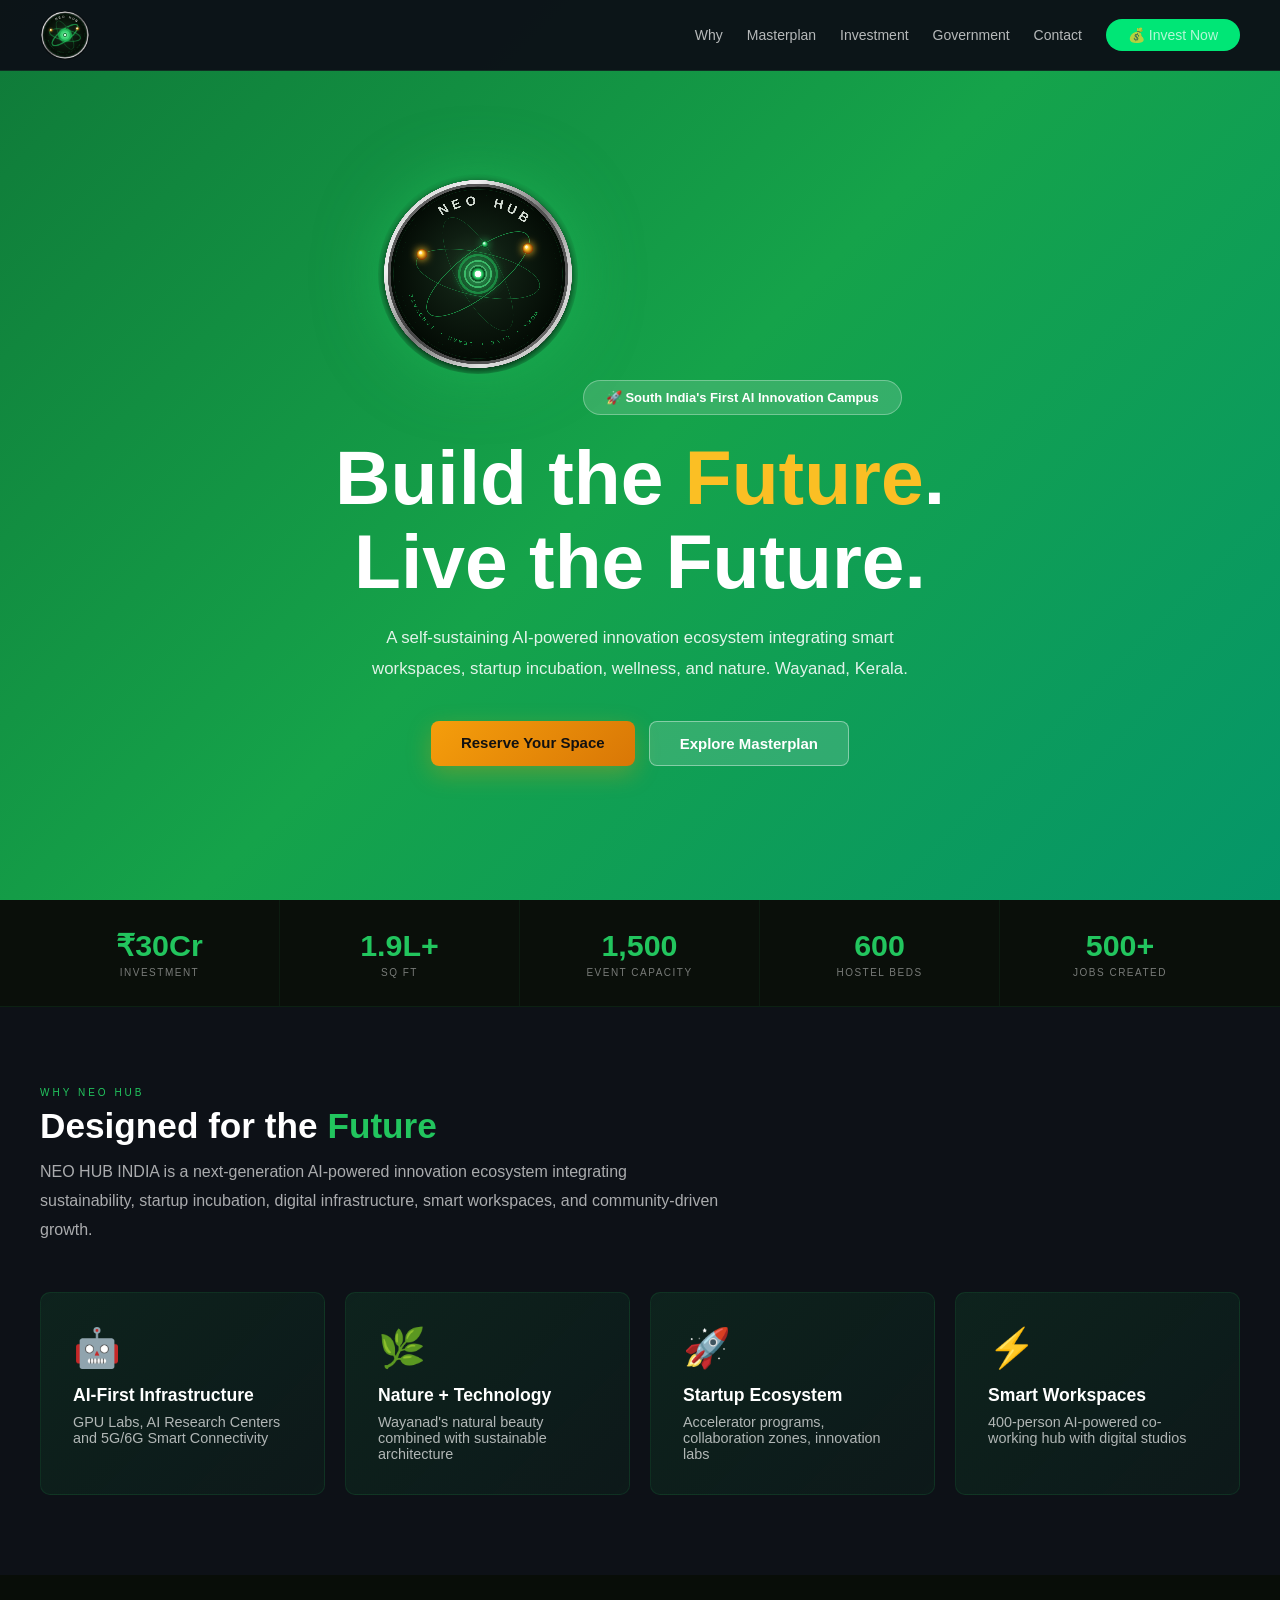
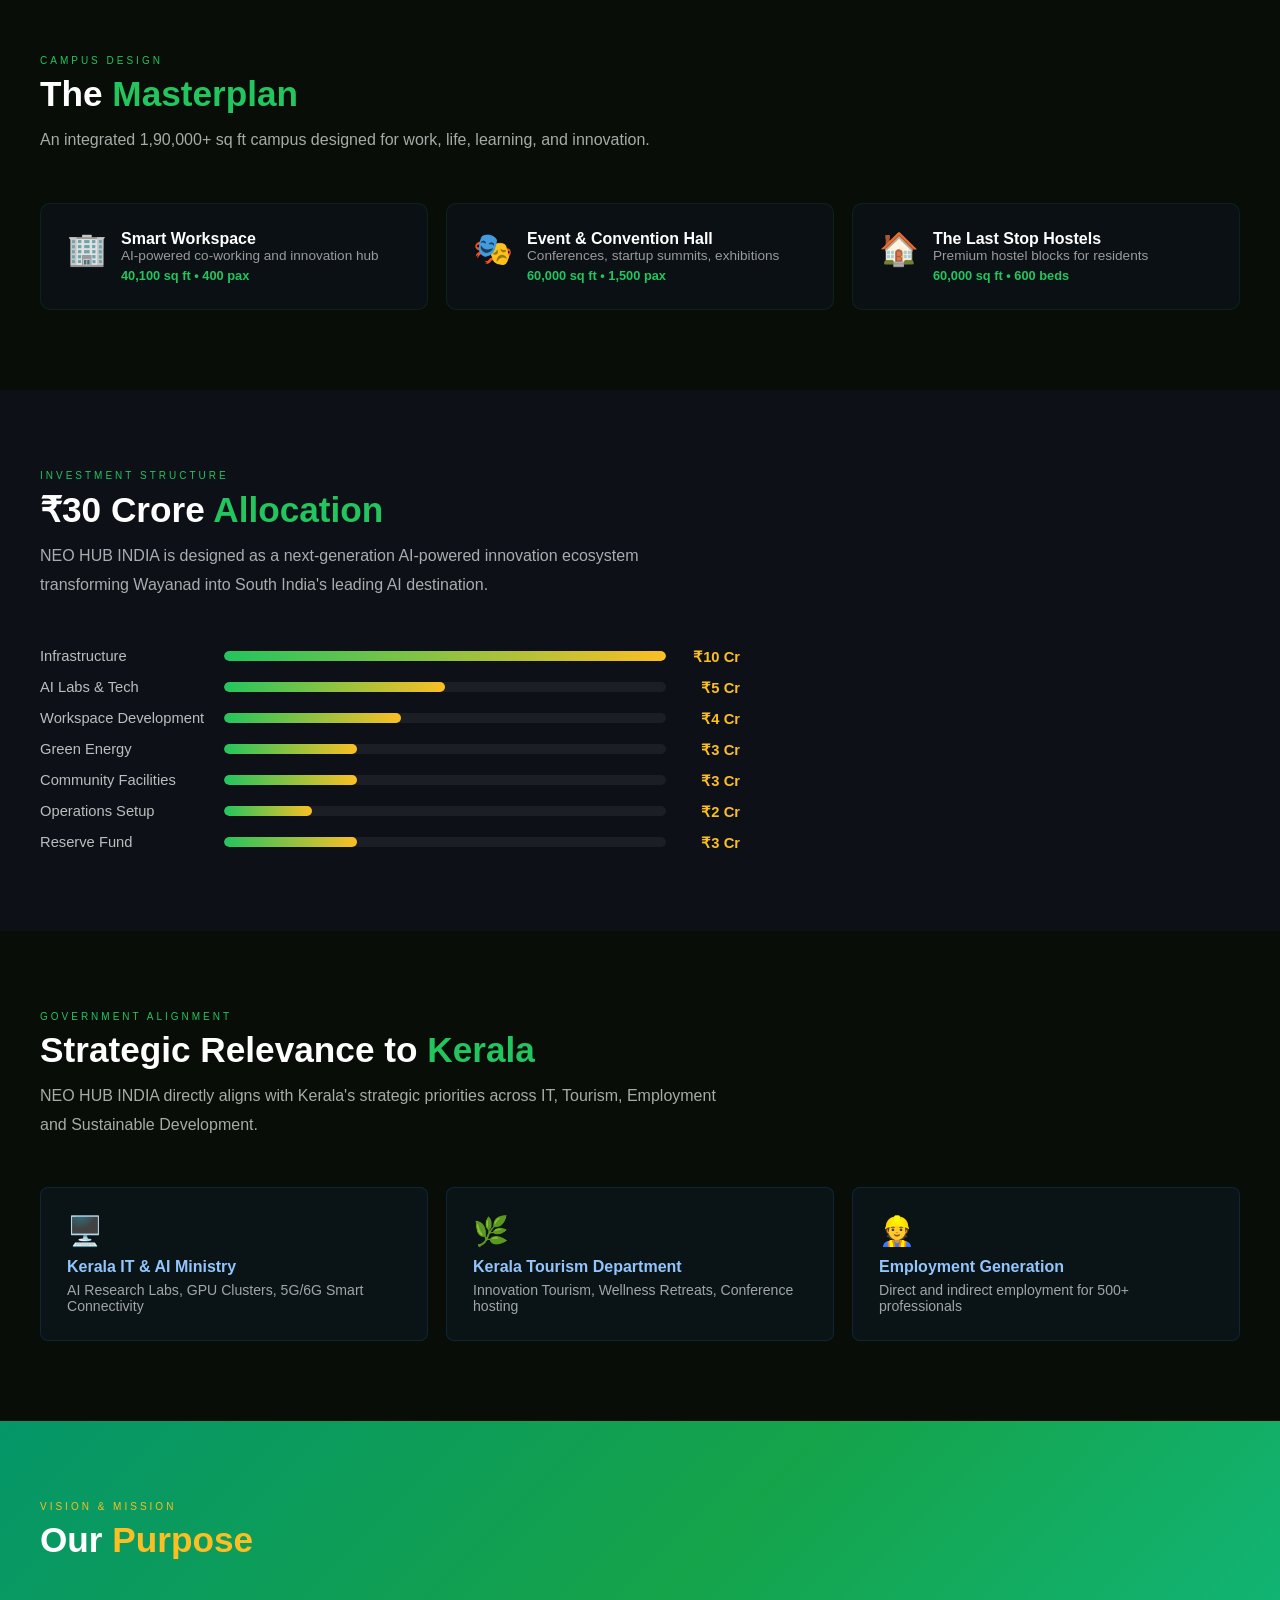
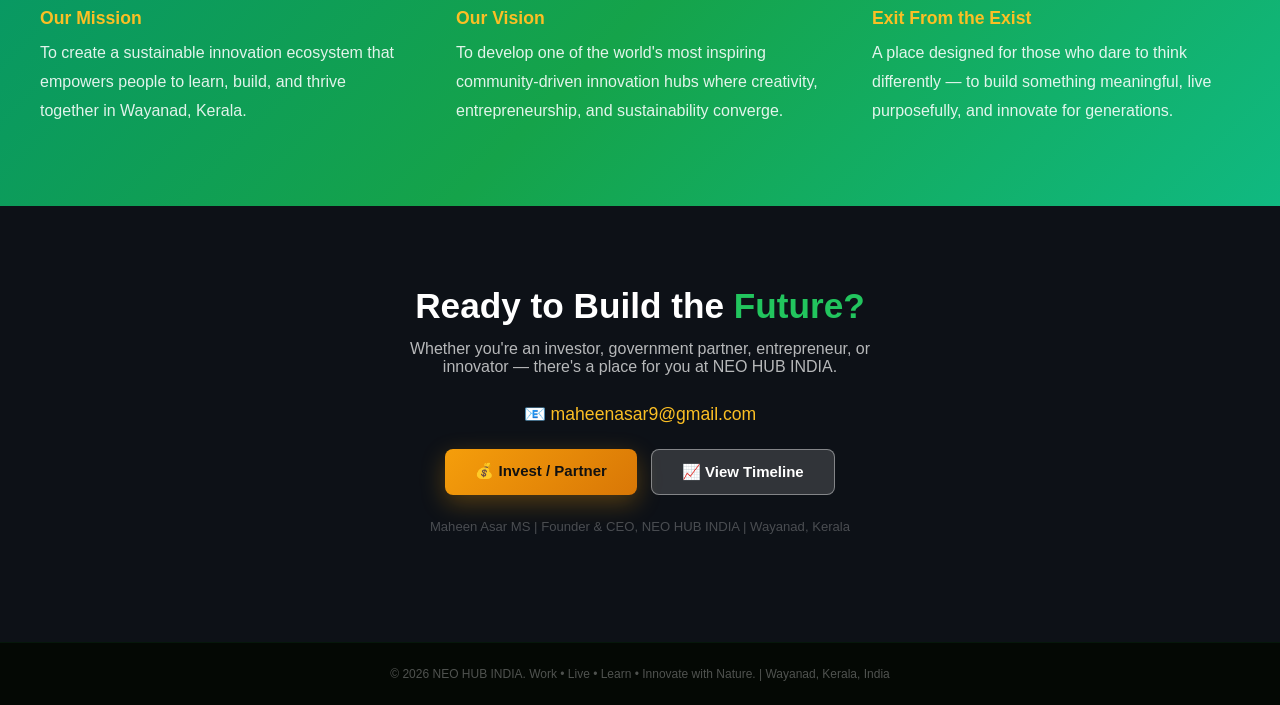
<file: index.html>
<!DOCTYPE html>
<html lang="en">
<head>
<meta charset="UTF-8">
<meta name="viewport" content="width=device-width, initial-scale=1.0">
<title>NEO HUB INDIA — Work. Live. Learn. Innovate.</title>
<style>
*{margin:0;padding:0;box-sizing:border-box;}
html{scroll-behavior:smooth;}
body{font-family:'Segoe UI',Tahoma,sans-serif;background:#0d1117;color:white;overflow-x:hidden;}

nav{position:fixed;top:0;left:0;right:0;z-index:1000;background:rgba(13,17,23,0.97);border-bottom:1px solid rgba(34,197,94,0.15);padding:10px 32px;}
.nav-inner{max-width:1200px;margin:0 auto;display:flex;justify-content:space-between;align-items:center;}
.nav-left{display:flex;align-items:center;gap:12px;}
#navLogo{width:50px;height:50px;border-radius:50%;display:block;} /* Made visible */
.nav-brand{font-size:22px;font-weight:900;color:white;}
.nav-brand span{color:#22c55e;}
.nav-links{display:flex;gap:24px;list-style:none;}
.nav-links a{color:rgba(255,255,255,0.7);text-decoration:none;font-size:14px;font-weight:500;transition:color .3s;}
.nav-links a:hover{color:#22c55e;}
.invest-btn{background:#00e676;color:#0a0f1a;padding:8px 22px;border-radius:40px;font-weight:700;text-decoration:none;transition:all .3s;}
.invest-btn:hover{background:#00c951;transform:scale(1.02);}

.hero{min-height:100vh;display:flex;align-items:center;justify-content:center;background:linear-gradient(135deg,#0f7938,#15a34a,#059669);text-align:center;padding:80px 24px 40px;position:relative;overflow:hidden;}
.hero-inner{max-width:880px;position:relative;z-index:2;}
#heroLogo{width:200px;height:200px;border-radius:50%;margin-bottom:28px;display:inline-block;filter:drop-shadow(0 0 32px rgba(34,197,94,0.5));}
.pill{display:inline-block;background:rgba(255,255,255,0.15);border:1px solid rgba(255,255,255,0.3);padding:9px 22px;border-radius:50px;font-size:13px;font-weight:600;margin-bottom:20px;}
.hero h1{font-size:clamp(2.2rem,7vw,4.8rem);font-weight:900;line-height:1.1;margin-bottom:18px;}
.hero h1 em{color:#fbbf24;font-style:normal;}
.hero p{font-size:1.05rem;color:rgba(255,255,255,0.88);max-width:600px;margin:0 auto 36px;line-height:1.9;}
.btn{padding:13px 30px;border:none;border-radius:8px;font-size:15px;font-weight:700;cursor:pointer;transition:all .3s;text-decoration:none;display:inline-block;}
.btn-gold{background:linear-gradient(135deg,#f59e0b,#d97706);color:#111;box-shadow:0 8px 24px rgba(245,158,11,0.3);}
.btn-gold:hover{transform:translateY(-2px);}
.btn-out{background:rgba(255,255,255,0.15);color:white;border:1.5px solid rgba(255,255,255,0.4);}
.btn-out:hover{background:rgba(255,255,255,0.25);transform:translateY(-2px);}

.stats-bar{background:#0a0f0a;border-bottom:1px solid rgba(34,197,94,0.1);}
.stats-inner{max-width:1200px;margin:0 auto;display:grid;grid-template-columns:repeat(5,1fr);}
.stat{padding:28px 16px;text-align:center;border-right:1px solid rgba(34,197,94,0.08);}
.stat:last-child{border-right:none;}
.stat .n{font-size:1.9rem;font-weight:900;color:#22c55e;}
.stat .l{font-size:10px;color:rgba(255,255,255,0.45);letter-spacing:1.5px;text-transform:uppercase;margin-top:4px;}

.section{padding:80px 32px;}
.section-inner{max-width:1200px;margin:0 auto;}
.s-tag{font-size:10px;letter-spacing:3px;color:#22c55e;text-transform:uppercase;margin-bottom:8px;}
.s-title{font-size:2.2rem;font-weight:900;margin-bottom:12px;}
.s-title span{color:#22c55e;}
.s-sub{color:rgba(255,255,255,0.65);font-size:1rem;margin-bottom:48px;max-width:680px;line-height:1.8;}

.grid4{display:grid;grid-template-columns:repeat(auto-fit,minmax(240px,1fr));gap:20px;}
.fcard{padding:32px;border-radius:10px;background:linear-gradient(135deg,rgba(21,163,74,0.12),rgba(15,163,74,0.06));border:1px solid rgba(34,197,94,0.12);transition:all .3s;}
.fcard:hover{transform:translateY(-4px);border-color:rgba(34,197,94,0.3);}
.fcard .icon{font-size:2.4rem;margin-bottom:14px;display:block;}
.fcard h3{font-size:1.1rem;font-weight:700;margin-bottom:8px;}
.fcard p{color:rgba(255,255,255,0.68);font-size:.9rem;}

.masterplan{padding:80px 32px;background:#080d08;}
.grid3{display:grid;grid-template-columns:repeat(auto-fit,minmax(300px,1fr));gap:18px;margin-top:40px;}
.zcard{padding:26px;border-radius:10px;background:rgba(13,17,23,0.9);border:1px solid rgba(34,197,94,0.1);transition:all .3s;display:flex;gap:14px;}
.zcard:hover{transform:translateX(4px);}
.zcard .zi{font-size:2rem;}
.zcard h3{font-size:1rem;font-weight:700;}
.zcard p{font-size:.85rem;color:rgba(255,255,255,0.58);}
.zcard .cap{font-size:.8rem;color:#22c55e;font-weight:700;margin-top:5px;}

.invest{padding:80px 32px;background:#0d1117;}
.budget-bars{display:flex;flex-direction:column;gap:14px;max-width:700px;}
.bbar{display:flex;align-items:center;gap:14px;}
.bbar .lbl{min-width:170px;font-size:.92rem;color:rgba(255,255,255,0.72);}
.bbar .track{flex:1;height:10px;background:rgba(255,255,255,0.06);border-radius:5px;overflow:hidden;}
.bbar .fill{height:100%;border-radius:5px;background:linear-gradient(90deg,#22c55e,#fbbf24);}
.bbar .val{min-width:60px;text-align:right;font-size:.92rem;font-weight:700;color:#fbbf24;}

.govt{padding:80px 32px;background:#080d08;}
.govt-grid{display:grid;grid-template-columns:repeat(auto-fit,minmax(250px,1fr));gap:18px;margin-top:40px;}
.gc{padding:26px;background:rgba(59,130,246,0.06);border:1px solid rgba(59,130,246,0.15);border-radius:8px;}
.gc:hover{border-color:rgba(59,130,246,0.35);transform:translateY(-4px);}
.gc .ico{font-size:1.8rem;margin-bottom:10px;}
.gc h3{font-size:1rem;font-weight:700;color:#93c5fd;margin-bottom:6px;}
.gc p{font-size:.88rem;color:rgba(255,255,255,0.62);}

.mission{padding:80px 32px;background:linear-gradient(135deg,#059669,#15a34a,#10b981);}
.mission-grid{display:grid;grid-template-columns:repeat(auto-fit,minmax(260px,1fr));gap:48px;margin-top:48px;}
.mission-grid h3{font-size:1.1rem;font-weight:700;color:#fbbf24;margin-bottom:10px;}
.mission-grid p{color:rgba(255,255,255,0.88);line-height:1.8;}

.cta-sec{padding:80px 32px;text-align:center;background:#0d1117;}
.cta-sec h2{font-size:2.2rem;font-weight:900;margin-bottom:14px;}
.cta-sec h2 span{color:#22c55e;}
.cta-sec p{color:rgba(255,255,255,0.7);max-width:520px;margin:0 auto 28px;}
.cta-sec .email{display:block;color:#fbbf24;font-size:1.1rem;margin-bottom:24px;text-decoration:none;}

footer{background:#040804;color:rgba(255,255,255,0.3);padding:24px 32px;text-align:center;border-top:1px solid rgba(34,197,94,0.08);font-size:12px;}

@media(max-width:768px){
  .stats-inner{grid-template-columns:1fr 1fr;}
  .stat:nth-child(5){grid-column:1/-1;}
  .section,.masterplan,.invest,.govt,.mission,.cta-sec{padding:56px 20px;}
  .s-title{font-size:1.7rem;}
  #heroLogo{width:150px;height:150px;}
  .hero h1{font-size:2rem;}
  #navLogo{width:40px;height:40px;}
}
</style>
</head>
<body>

<nav>
  <div class="nav-inner">
    <div class="nav-left">
      <canvas id="navLogo" width="80" height="80"></canvas>
      <!-- REMOVED duplicate "NEO HUB" text - only canvas logo now -->
    </div>
    <ul class="nav-links">
      <li><a href="#why">Why</a></li>
      <li><a href="#masterplan">Masterplan</a></li>
      <li><a href="#investment">Investment</a></li>
      <li><a href="#government">Government</a></li>
      <li><a href="#contact">Contact</a></li>
      <li><a href="investment.html" class="invest-btn">💰 Invest Now</a></li>
    </ul>
  </div>
</nav>

<section class="hero">
  <div class="hero-inner">
    <canvas id="heroLogo" width="600" height="600"></canvas>
    <div class="pill">🚀 South India's First AI Innovation Campus</div>
    <h1>Build the <em>Future</em>.<br>Live the Future.</h1>
    <p>A self-sustaining AI-powered innovation ecosystem integrating smart workspaces, startup incubation, wellness, and nature. Wayanad, Kerala.</p>
    <div class="ctas" style="display:flex;gap:14px;justify-content:center;flex-wrap:wrap;">
      <a href="#contact" class="btn btn-gold">Reserve Your Space</a>
      <a href="#masterplan" class="btn btn-out">Explore Masterplan</a>
    </div>
  </div>
</section>

<div class="stats-bar">
  <div class="stats-inner">
    <div class="stat"><div class="n">₹30Cr</div><div class="l">Investment</div></div>
    <div class="stat"><div class="n">1.9L+</div><div class="l">Sq Ft</div></div>
    <div class="stat"><div class="n">1,500</div><div class="l">Event Capacity</div></div>
    <div class="stat"><div class="n">600</div><div class="l">Hostel Beds</div></div>
    <div class="stat"><div class="n">500+</div><div class="l">Jobs Created</div></div>
  </div>
</div>

<section class="section" id="why">
  <div class="section-inner">
    <div class="s-tag">Why NEO HUB</div>
    <h2 class="s-title">Designed for the <span>Future</span></h2>
    <p class="s-sub">NEO HUB INDIA is a next-generation AI-powered innovation ecosystem integrating sustainability, startup incubation, digital infrastructure, smart workspaces, and community-driven growth.</p>
    <div class="grid4">
      <div class="fcard"><span class="icon">🤖</span><h3>AI-First Infrastructure</h3><p>GPU Labs, AI Research Centers and 5G/6G Smart Connectivity</p></div>
      <div class="fcard"><span class="icon">🌿</span><h3>Nature + Technology</h3><p>Wayanad's natural beauty combined with sustainable architecture</p></div>
      <div class="fcard"><span class="icon">🚀</span><h3>Startup Ecosystem</h3><p>Accelerator programs, collaboration zones, innovation labs</p></div>
      <div class="fcard"><span class="icon">⚡</span><h3>Smart Workspaces</h3><p>400-person AI-powered co-working hub with digital studios</p></div>
    </div>
  </div>
</section>

<section class="masterplan" id="masterplan">
  <div class="section-inner">
    <div class="s-tag">Campus Design</div>
    <h2 class="s-title">The <span>Masterplan</span></h2>
    <p class="s-sub">An integrated 1,90,000+ sq ft campus designed for work, life, learning, and innovation.</p>
    <div class="grid3">
      <div class="zcard"><div class="zi">🏢</div><div><h3>Smart Workspace</h3><p>AI-powered co-working and innovation hub</p><div class="cap">40,100 sq ft • 400 pax</div></div></div>
      <div class="zcard"><div class="zi">🎭</div><div><h3>Event & Convention Hall</h3><p>Conferences, startup summits, exhibitions</p><div class="cap">60,000 sq ft • 1,500 pax</div></div></div>
      <div class="zcard"><div class="zi">🏠</div><div><h3>The Last Stop Hostels</h3><p>Premium hostel blocks for residents</p><div class="cap">60,000 sq ft • 600 beds</div></div></div>
    </div>
  </div>
</section>

<section class="invest" id="investment">
  <div class="section-inner">
    <div class="s-tag">Investment Structure</div>
    <h2 class="s-title">₹30 Crore <span>Allocation</span></h2>
    <p class="s-sub">NEO HUB INDIA is designed as a next-generation AI-powered innovation ecosystem transforming Wayanad into South India's leading AI destination.</p>
    <div class="budget-bars">
      <div class="bbar"><div class="lbl">Infrastructure</div><div class="track"><div class="fill" style="width:100%"></div></div><div class="val">₹10 Cr</div></div>
      <div class="bbar"><div class="lbl">AI Labs & Tech</div><div class="track"><div class="fill" style="width:50%"></div></div><div class="val">₹5 Cr</div></div>
      <div class="bbar"><div class="lbl">Workspace Development</div><div class="track"><div class="fill" style="width:40%"></div></div><div class="val">₹4 Cr</div></div>
      <div class="bbar"><div class="lbl">Green Energy</div><div class="track"><div class="fill" style="width:30%"></div></div><div class="val">₹3 Cr</div></div>
      <div class="bbar"><div class="lbl">Community Facilities</div><div class="track"><div class="fill" style="width:30%"></div></div><div class="val">₹3 Cr</div></div>
      <div class="bbar"><div class="lbl">Operations Setup</div><div class="track"><div class="fill" style="width:20%"></div></div><div class="val">₹2 Cr</div></div>
      <div class="bbar"><div class="lbl">Reserve Fund</div><div class="track"><div class="fill" style="width:30%"></div></div><div class="val">₹3 Cr</div></div>
    </div>
  </div>
</section>

<section class="govt" id="government">
  <div class="section-inner">
    <div class="s-tag">Government Alignment</div>
    <h2 class="s-title">Strategic Relevance to <span>Kerala</span></h2>
    <p class="s-sub">NEO HUB INDIA directly aligns with Kerala's strategic priorities across IT, Tourism, Employment and Sustainable Development.</p>
    <div class="govt-grid">
      <div class="gc"><div class="ico">🖥️</div><h3>Kerala IT & AI Ministry</h3><p>AI Research Labs, GPU Clusters, 5G/6G Smart Connectivity</p></div>
      <div class="gc"><div class="ico">🌿</div><h3>Kerala Tourism Department</h3><p>Innovation Tourism, Wellness Retreats, Conference hosting</p></div>
      <div class="gc"><div class="ico">👷</div><h3>Employment Generation</h3><p>Direct and indirect employment for 500+ professionals</p></div>
    </div>
  </div>
</section>

<section class="mission" id="mission">
  <div class="section-inner">
    <div class="s-tag" style="color:#fbbf24;">Vision & Mission</div>
    <h2 class="s-title" style="color:white;">Our <span style="color:#fbbf24;">Purpose</span></h2>
    <div class="mission-grid">
      <div><h3>Our Mission</h3><p>To create a sustainable innovation ecosystem that empowers people to learn, build, and thrive together in Wayanad, Kerala.</p></div>
      <div><h3>Our Vision</h3><p>To develop one of the world's most inspiring community-driven innovation hubs where creativity, entrepreneurship, and sustainability converge.</p></div>
      <div><h3>Exit From the Exist</h3><p>A place designed for those who dare to think differently — to build something meaningful, live purposefully, and innovate for generations.</p></div>
    </div>
  </div>
</section>

<section class="cta-sec" id="contact">
  <h2>Ready to Build the <span>Future?</span></h2>
  <p>Whether you're an investor, government partner, entrepreneur, or innovator — there's a place for you at NEO HUB INDIA.</p>
  <a class="email" href="mailto:maheenasar9@gmail.com">📧 maheenasar9@gmail.com</a>
  <div class="ctas" style="display:flex;gap:14px;justify-content:center;flex-wrap:wrap;">
    <a href="mailto:maheenasar9@gmail.com" class="btn btn-gold">💰 Invest / Partner</a>
    <a href="investment.html" class="btn btn-out">📈 View Timeline</a>
  </div>
  <p style="margin-top:24px;font-size:.82rem;color:rgba(255,255,255,0.25);">Maheen Asar MS | Founder & CEO, NEO HUB INDIA | Wayanad, Kerala</p>
</section>

<footer>&copy; 2026 NEO HUB INDIA. Work • Live • Learn • Innovate with Nature. | Wayanad, Kerala, India</footer>

<script>
function drawBadge(cv, t) {
  var ctx = cv.getContext('2d');
  var S = cv.width, cx = S/2, cy = S/2, R = S*0.47;
  ctx.clearRect(0,0,S,S);
  ctx.save();
  ctx.shadowColor = 'rgba(0,0,0,0.8)';
  ctx.shadowBlur = S*0.05;
  ctx.shadowOffsetY = S*0.015;
  ctx.beginPath();
  ctx.arc(cx,cy,R,0,Math.PI*2);
  ctx.fillStyle = '#000';
  ctx.fill();
  ctx.restore();
  var rim = ctx.createLinearGradient(cx-R,cy-R,cx+R,cy+R);
  rim.addColorStop(0,'#c0c0c0');
  rim.addColorStop(0.25,'#f0f0f0');
  rim.addColorStop(0.5,'#777');
  rim.addColorStop(0.75,'#e0e0e0');
  rim.addColorStop(1,'#aaa');
  ctx.beginPath();
  ctx.arc(cx,cy,R,0,Math.PI*2);
  ctx.fillStyle = rim;
  ctx.fill();
  var rim2 = ctx.createLinearGradient(cx+R,cy-R,cx-R,cy+R);
  rim2.addColorStop(0,'#444');
  rim2.addColorStop(0.5,'#666');
  rim2.addColorStop(1,'#333');
  ctx.beginPath();
  ctx.arc(cx,cy,R*0.96,0,Math.PI*2);
  ctx.fillStyle = rim2;
  ctx.fill();
  var bg = ctx.createRadialGradient(cx-S*0.03,cy-S*0.05,S*0.01,cx,cy,R*0.94);
  bg.addColorStop(0,'#1c3320');
  bg.addColorStop(0.4,'#0f1e12');
  bg.addColorStop(1,'#030a04');
  ctx.beginPath();
  ctx.arc(cx,cy,R*0.93,0,Math.PI*2);
  ctx.fillStyle = bg;
  ctx.fill();
  ctx.save();
  ctx.beginPath();
  ctx.arc(cx,cy,R*0.93,0,Math.PI*2);
  ctx.clip();
  ctx.beginPath();
  ctx.arc(cx,cy,R*0.9,0,Math.PI*2);
  ctx.strokeStyle = 'rgba(34,197,94,0.18)';
  ctx.lineWidth = 1;
  ctx.stroke();
  ctx.setLineDash([3,12]);
  ctx.beginPath();
  ctx.arc(cx,cy,R*0.84,0,Math.PI*2);
  ctx.strokeStyle = 'rgba(34,197,94,0.13)';
  ctx.lineWidth = 1;
  ctx.stroke();
  ctx.setLineDash([]);
  var orbs = [[-38,0.65,2],[12,0.45,1.6],[62,0.28,1.2]];
  for(var i=0;i<orbs.length;i++){
    ctx.save();
    ctx.translate(cx,cy);
    ctx.rotate(orbs[i][0]*Math.PI/180);
    ctx.beginPath();
    ctx.ellipse(0,0,R*0.67,R*0.23,0,0,Math.PI*2);
    ctx.strokeStyle = 'rgba(34,197,94,'+orbs[i][1]+')';
    ctx.lineWidth = orbs[i][2];
    ctx.stroke();
    ctx.restore();
  }
  ctx.beginPath();
  ctx.moveTo(cx-R*0.7,cy);
  ctx.lineTo(cx+R*0.7,cy);
  ctx.strokeStyle = 'rgba(34,197,94,0.18)';
  ctx.lineWidth = 1;
  ctx.stroke();
  var au = [[0.32,0.2],[0.25,0.15],[0.18,0.1]];
  for(var i=0;i<au.length;i++){
    var a = ctx.createRadialGradient(cx,cy,0,cx,cy,R*au[i][0]);
    a.addColorStop(0,'rgba(34,197,94,'+au[i][1]+')');
    a.addColorStop(1,'rgba(34,197,94,0)');
    ctx.beginPath();
    ctx.arc(cx,cy,R*au[i][0],0,Math.PI*2);
    ctx.fillStyle = a;
    ctx.fill();
  }
  var rgs = [[0.2,7,'rgba(34,197,94,0.5)'],[0.14,5,'rgba(74,222,128,0.7)'],[0.09,3,'rgba(134,239,172,0.5)']];
  for(var i=0;i<rgs.length;i++){
    ctx.save();
    ctx.shadowColor = '#22c55e';
    ctx.shadowBlur = S*0.03;
    ctx.beginPath();
    ctx.arc(cx,cy,R*rgs[i][0],0,Math.PI*2);
    ctx.strokeStyle = rgs[i][2];
    ctx.lineWidth = rgs[i][1];
    ctx.stroke();
    ctx.restore();
  }
  var nuc = ctx.createRadialGradient(cx,cy,1,cx,cy,R*0.077);
  nuc.addColorStop(0,'#fff');
  nuc.addColorStop(0.2,'#d4ffd4');
  nuc.addColorStop(0.6,'#22c55e');
  nuc.addColorStop(1,'#052e12');
  ctx.save();
  ctx.shadowColor = '#4ade80';
  ctx.shadowBlur = S*0.05;
  ctx.beginPath();
  ctx.arc(cx,cy,R*0.077,0,Math.PI*2);
  ctx.fillStyle = nuc;
  ctx.fill();
  ctx.restore();
  ctx.beginPath();
  ctx.arc(cx,cy,R*0.036,0,Math.PI*2);
  ctx.fillStyle = 'rgba(255,255,255,0.95)';
  ctx.fill();
  var rx = R*0.67, ry = R*0.23;
  var od = [[t,-38*Math.PI/180,true,S*0.027],[t*0.7+Math.PI,12*Math.PI/180,true,S*0.027],[t*0.5+Math.PI*1.3,62*Math.PI/180,false,S*0.017]];
  for(var i=0;i<od.length;i++){
    var angle = od[i][0], tilt = od[i][1], isGold = od[i][2], r = od[i][3];
    var x = cx + rx*Math.cos(angle)*Math.cos(tilt) - ry*Math.sin(angle)*Math.sin(tilt);
    var y = cy + rx*Math.cos(angle)*Math.sin(tilt) + ry*Math.sin(angle)*Math.cos(tilt);
    ctx.save();
    ctx.shadowColor = isGold ? '#fbbf24' : '#22c55e';
    ctx.shadowBlur = S*0.04;
    var g = ctx.createRadialGradient(x-r*0.3,y-r*0.35,1,x,y,r);
    if(isGold){
      g.addColorStop(0,'#fffbe0');
      g.addColorStop(0.4,'#fbbf24');
      g.addColorStop(1,'#7c2d00');
    } else {
      g.addColorStop(0,'#d1fae5');
      g.addColorStop(0.5,'#22c55e');
      g.addColorStop(1,'#052e12');
    }
    ctx.beginPath();
    ctx.arc(x,y,r,0,Math.PI*2);
    ctx.fillStyle = g;
    ctx.fill();
    ctx.beginPath();
    ctx.arc(x-r*0.25,y-r*0.28,r*0.3,0,Math.PI*2);
    ctx.fillStyle = isGold ? 'rgba(255,251,224,0.55)' : 'rgba(209,250,229,0.6)';
    ctx.fill();
    ctx.restore();
  }
  ctx.font = '900 ' + Math.round(S*0.065) + 'px "Segoe UI",Arial,sans-serif';
  ctx.fillStyle = 'rgba(220,230,220,0.95)';
  ctx.shadowColor = 'rgba(0,0,0,0.5)';
  ctx.shadowBlur = 4;
  var txt = 'NEO HUB', arcR = R*0.73, total = txt.length*0.185, start = -Math.PI/2 - total/2;
  for(var i=0;i<txt.length;i++){
    var a = start + i*0.195 + 0.09;
    ctx.save();
    ctx.translate(cx + arcR*Math.cos(a), cy + arcR*Math.sin(a));
    ctx.rotate(a + Math.PI/2);
    ctx.fillText(txt[i],0,0);
    ctx.restore();
  }
  ctx.font = '500 ' + Math.round(S*0.023) + 'px "Segoe UI",Arial,sans-serif';
  ctx.fillStyle = 'rgba(34,197,94,0.8)';
  ctx.shadowBlur = 0;
  var tag = 'WORK • LIVE • LEARN • INNOVATE', tagR = R*0.73, tT = tag.length*0.076, tS = Math.PI/2 - tT/2 + 0.14;
  for(var i=0;i<tag.length;i++){
    var a = tS + i*0.077;
    ctx.save();
    ctx.translate(cx + tagR*Math.cos(a), cy + tagR*Math.sin(a));
    ctx.rotate(a - Math.PI/2 + Math.PI);
    ctx.fillText(tag[i],0,0);
    ctx.restore();
  }
  ctx.restore();
}

var t = 0;
function animate() {
  requestAnimationFrame(animate);
  t += 0.008;
  drawBadge(document.getElementById('heroLogo'), t);
  drawBadge(document.getElementById('navLogo'), t);
}
animate();
</script>
</body>
</html>
</file>
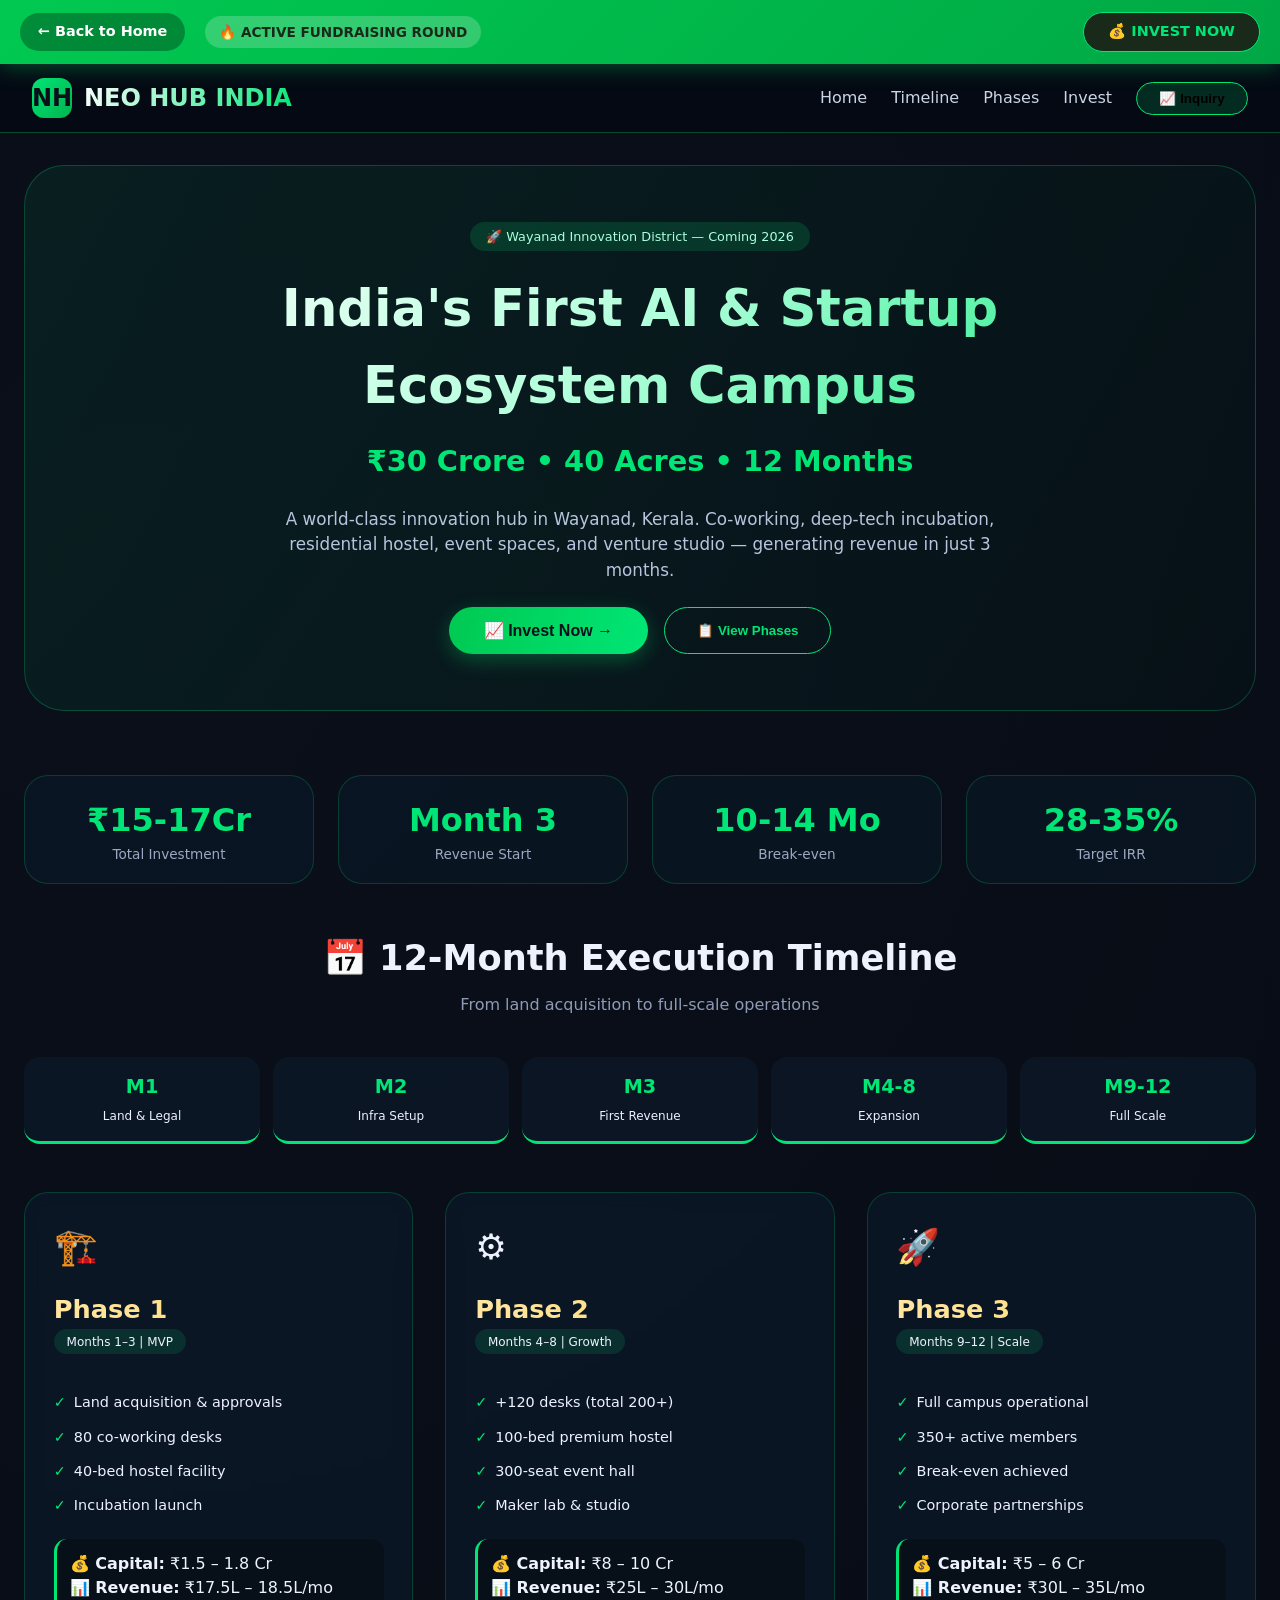
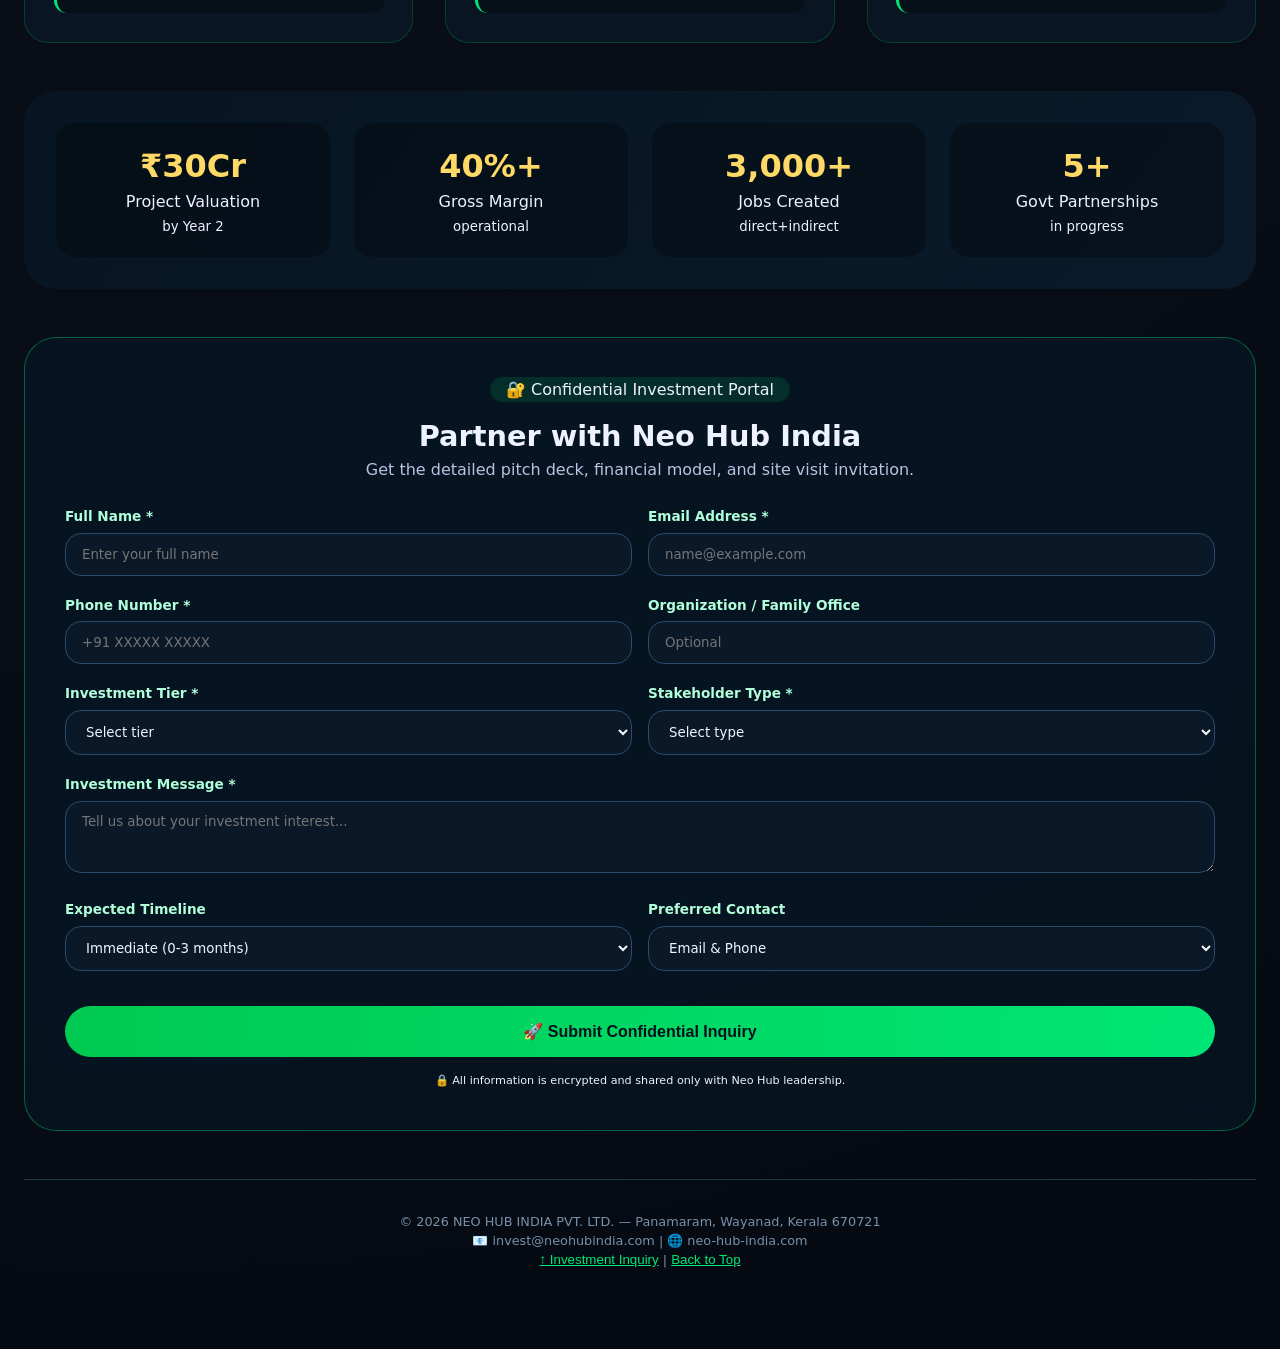
<file: investment.html>
<!DOCTYPE html>
<html lang="en">
<head>
    <meta charset="UTF-8">
    <meta name="viewport" content="width=device-width, initial-scale=1.0, viewport-fit=cover">
    <title>NEO HUB INDIA | Investment Timeline — Wayanad Innovation Campus</title>
    <style>
        * {
            margin: 0;
            padding: 0;
            box-sizing: border-box;
        }

        body {
            font-family: 'Inter', system-ui, 'Segoe UI', -apple-system, BlinkMacSystemFont, sans-serif;
            background: radial-gradient(circle at 10% 20%, #0a0f1a, #050a12);
            color: #eef2ff;
            line-height: 1.5;
            scroll-behavior: smooth;
        }

        ::-webkit-scrollbar {
            width: 8px;
        }
        ::-webkit-scrollbar-track {
            background: #0a0f1a;
        }
        ::-webkit-scrollbar-thumb {
            background: #00e676;
            border-radius: 10px;
        }

        /* Top Investment Bar - Sticky */
        .investment-top-bar {
            position: sticky;
            top: 0;
            z-index: 1100;
            background: linear-gradient(135deg, #00c951, #00a845);
            padding: 12px 20px;
            display: flex;
            justify-content: space-between;
            align-items: center;
            flex-wrap: wrap;
            gap: 15px;
            box-shadow: 0 4px 20px rgba(0, 217, 102, 0.3);
        }

        .investment-bar-left {
            display: flex;
            align-items: center;
            gap: 20px;
            flex-wrap: wrap;
        }

        .back-home-btn {
            background: rgba(0, 0, 0, 0.3);
            color: white;
            padding: 8px 18px;
            border-radius: 40px;
            text-decoration: none;
            font-size: 0.9rem;
            font-weight: 600;
            transition: all 0.2s;
            display: inline-flex;
            align-items: center;
            gap: 8px;
        }

        .back-home-btn:hover {
            background: rgba(0, 0, 0, 0.5);
            transform: scale(1.02);
        }

        .investment-badge {
            background: rgba(255, 255, 255, 0.2);
            padding: 6px 14px;
            border-radius: 40px;
            font-size: 0.85rem;
            font-weight: 600;
            color: #1a2a1a;
        }

        .investment-bar-right {
            display: flex;
            gap: 12px;
        }

        .top-invest-btn {
            background: #1a2a1a;
            color: #00e676;
            padding: 8px 24px;
            border-radius: 40px;
            text-decoration: none;
            font-weight: 700;
            font-size: 0.9rem;
            transition: all 0.2s;
            border: 1px solid #00e676;
        }

        .top-invest-btn:hover {
            background: #00e676;
            color: #0a0f1a;
            transform: scale(1.02);
        }

        .navbar {
            background: rgba(5, 10, 20, 0.95);
            backdrop-filter: blur(16px);
            border-bottom: 1px solid rgba(0, 230, 118, 0.3);
            padding: 0.9rem 2rem;
            display: flex;
            justify-content: space-between;
            align-items: center;
            flex-wrap: wrap;
            gap: 1rem;
        }

        .logo {
            display: flex;
            align-items: center;
            gap: 12px;
        }

        .logo-icon {
            width: 40px;
            height: 40px;
            background: linear-gradient(135deg, #00e676, #00b34e);
            border-radius: 12px;
            display: flex;
            align-items: center;
            justify-content: center;
            font-size: 1.5rem;
            font-weight: 800;
            color: #0a0f1a;
        }

        .logo-text {
            font-size: 1.5rem;
            font-weight: 700;
            background: linear-gradient(120deg, #ffffff, #00e676);
            -webkit-background-clip: text;
            background-clip: text;
            color: transparent;
        }

        .nav-links {
            display: flex;
            gap: 1.5rem;
            align-items: center;
        }

        .nav-link {
            color: #cbd5e6;
            text-decoration: none;
            font-weight: 500;
            transition: color 0.2s;
            cursor: pointer;
        }

        .nav-link:hover {
            color: #00e676;
        }

        .nav-cta {
            background: rgba(0, 230, 118, 0.15);
            border: 1.5px solid #00e676;
            padding: 0.5rem 1.4rem;
            border-radius: 40px;
            font-weight: 600;
            cursor: pointer;
            transition: all 0.25s;
        }

        .nav-cta:hover {
            background: #00e676;
            color: #0a0f1a;
        }

        .container {
            max-width: 1280px;
            margin: 0 auto;
            padding: 2rem 1.5rem 3rem;
        }

        .hero {
            background: linear-gradient(125deg, rgba(0, 230, 118, 0.08), rgba(0, 80, 50, 0.05));
            border-radius: 2.5rem;
            border: 1px solid rgba(0, 230, 118, 0.25);
            padding: 3.5rem 2rem;
            text-align: center;
            margin-bottom: 4rem;
        }

        .hero-badge {
            background: rgba(0, 230, 118, 0.15);
            border-radius: 40px;
            padding: 0.3rem 1rem;
            display: inline-block;
            font-size: 0.8rem;
            font-weight: 500;
            margin-bottom: 1.2rem;
            color: #aaffdd;
        }

        .hero h1 {
            font-size: 3.2rem;
            font-weight: 800;
            background: linear-gradient(135deg, #ffffff, #b0ffda, #00e676);
            -webkit-background-clip: text;
            background-clip: text;
            color: transparent;
            margin-bottom: 1rem;
        }

        .hero-highlight {
            font-size: 1.8rem;
            color: #00e676;
            font-weight: 600;
            margin-bottom: 1rem;
        }

        .hero-desc {
            max-width: 720px;
            margin: 1.5rem auto;
            color: #b8c4dd;
            font-size: 1.05rem;
        }

        .btn-primary {
            background: linear-gradient(105deg, #00c951, #00e676);
            border: none;
            padding: 0.9rem 2.2rem;
            border-radius: 60px;
            font-weight: 700;
            font-size: 1rem;
            color: #07111e;
            cursor: pointer;
            transition: transform 0.2s;
            box-shadow: 0 6px 20px rgba(0, 217, 102, 0.3);
            display: inline-flex;
            align-items: center;
            gap: 10px;
        }

        .btn-primary:hover {
            transform: translateY(-3px);
            box-shadow: 0 12px 30px rgba(0, 217, 102, 0.5);
        }

        .btn-outline {
            background: transparent;
            border: 1.5px solid #00e676;
            padding: 0.9rem 2rem;
            border-radius: 60px;
            font-weight: 600;
            color: #00e676;
            cursor: pointer;
            transition: all 0.2s;
        }

        .btn-outline:hover {
            background: #00e67620;
            transform: translateY(-2px);
        }

        .stats-row {
            display: grid;
            grid-template-columns: repeat(auto-fit, minmax(150px, 1fr));
            gap: 1.5rem;
            margin: 3rem 0;
            text-align: center;
        }

        .stat-item {
            background: rgba(10, 25, 40, 0.6);
            border-radius: 1.5rem;
            padding: 1.2rem;
            border: 1px solid rgba(0, 230, 118, 0.2);
        }

        .stat-number {
            font-size: 2rem;
            font-weight: 800;
            color: #00e676;
        }

        .stat-label {
            font-size: 0.85rem;
            color: #9aa9c1;
        }

        .section-title {
            text-align: center;
            font-size: 2.2rem;
            font-weight: 700;
            margin-bottom: 0.5rem;
        }

        .section-sub {
            text-align: center;
            color: #8f9bb5;
            margin-bottom: 2.5rem;
        }

        .timeline-grid {
            display: flex;
            justify-content: space-between;
            flex-wrap: wrap;
            gap: 0.8rem;
            margin: 2rem 0 3rem;
        }

        .timeline-node {
            flex: 1;
            min-width: 80px;
            text-align: center;
            background: rgba(15, 30, 48, 0.5);
            border-radius: 1rem;
            padding: 1rem 0.5rem;
            border-bottom: 3px solid #00e676;
        }

        .timeline-month {
            font-size: 1.2rem;
            font-weight: 800;
            color: #00e676;
        }

        .timeline-label {
            font-size: 0.75rem;
            margin-top: 0.3rem;
        }

        .cards-grid {
            display: grid;
            grid-template-columns: repeat(auto-fit, minmax(300px, 1fr));
            gap: 2rem;
            margin: 3rem 0;
        }

        .card {
            background: rgba(12, 26, 42, 0.7);
            backdrop-filter: blur(8px);
            border-radius: 1.5rem;
            padding: 1.8rem;
            transition: all 0.3s;
            border: 1px solid rgba(0, 230, 118, 0.2);
        }

        .card:hover {
            border-color: #00e676;
            transform: translateY(-6px);
        }

        .card-icon {
            font-size: 2.2rem;
            margin-bottom: 1rem;
        }

        .card h3 {
            font-size: 1.6rem;
            background: linear-gradient(135deg, #FFE6A3, #ffd966);
            -webkit-background-clip: text;
            background-clip: text;
            color: transparent;
        }

        .card-duration {
            font-size: 0.75rem;
            background: #00e67620;
            display: inline-block;
            padding: 0.2rem 0.8rem;
            border-radius: 40px;
            margin-bottom: 1rem;
        }

        .card-list {
            list-style: none;
            margin: 1rem 0;
        }

        .card-list li {
            padding: 0.4rem 0;
            display: flex;
            align-items: center;
            gap: 8px;
            font-size: 0.9rem;
        }

        .card-list li::before {
            content: "✓";
            color: #00e676;
            font-weight: bold;
        }

        .card-stats {
            background: rgba(0, 0, 0, 0.3);
            border-radius: 0.8rem;
            padding: 0.8rem;
            margin-top: 1rem;
            border-left: 3px solid #00e676;
        }

        .metrics-dashboard {
            background: linear-gradient(125deg, #071522, #0a1a2a);
            border-radius: 2rem;
            padding: 2rem;
            margin: 2rem 0;
        }

        .metrics-flex {
            display: grid;
            grid-template-columns: repeat(auto-fit, minmax(180px, 1fr));
            gap: 1.5rem;
            text-align: center;
        }

        .metric-card {
            background: rgba(0, 0, 0, 0.3);
            border-radius: 1.2rem;
            padding: 1.2rem;
        }

        .metric-value {
            font-size: 2rem;
            font-weight: 800;
            color: #ffd966;
        }

        .form-section {
            background: rgba(7, 21, 34, 0.9);
            backdrop-filter: blur(16px);
            border-radius: 2rem;
            border: 1px solid #00e67660;
            padding: 2.5rem;
            margin: 3rem 0;
        }

        .form-group {
            margin-bottom: 1.2rem;
        }

        label {
            display: block;
            font-size: 0.85rem;
            font-weight: 600;
            margin-bottom: 0.4rem;
            color: #b0ffda;
        }

        input, select, textarea {
            width: 100%;
            background: #0b1828;
            border: 1px solid #2a4b6e;
            border-radius: 1rem;
            padding: 0.8rem 1rem;
            color: #f0f6ff;
            font-family: inherit;
            transition: 0.2s;
        }

        input:focus, select:focus, textarea:focus {
            outline: none;
            border-color: #00e676;
            box-shadow: 0 0 0 3px rgba(0, 230, 118, 0.2);
        }

        .form-row {
            display: grid;
            grid-template-columns: 1fr 1fr;
            gap: 1rem;
        }

        @media (max-width: 680px) {
            .form-row {
                grid-template-columns: 1fr;
            }
            .hero h1 {
                font-size: 2rem;
            }
            .navbar {
                flex-direction: column;
            }
            .investment-top-bar {
                flex-direction: column;
                text-align: center;
            }
        }

        .submit-btn {
            width: 100%;
            background: linear-gradient(95deg, #00c951, #00e676);
            border: none;
            border-radius: 2rem;
            padding: 1rem;
            font-weight: 700;
            font-size: 1rem;
            cursor: pointer;
            transition: all 0.2s;
            margin-top: 1rem;
            color: #07111e;
        }

        .submit-btn:hover {
            filter: brightness(1.05);
            transform: scale(1.01);
        }

        .toast {
            display: none;
            background: #0e2a24;
            border-left: 5px solid #00e676;
            color: #ccffdd;
            padding: 1rem;
            border-radius: 1rem;
            margin-bottom: 1.5rem;
            animation: slideIn 0.4s ease;
        }

        .toast.show {
            display: block;
        }

        @keyframes slideIn {
            from {
                opacity: 0;
                transform: translateY(-10px);
            }
            to {
                opacity: 1;
                transform: translateY(0);
            }
        }

        footer {
            text-align: center;
            padding: 2rem;
            border-top: 1px solid #1b3b48;
            font-size: 0.8rem;
            color: #7890aa;
        }

        .footer-link {
            color: #00e676;
            cursor: pointer;
            background: none;
            border: none;
            text-decoration: underline;
        }
    </style>
</head>
<body>

<!-- STICKY INVESTMENT BAR AT THE VERY TOP -->
<div class="investment-top-bar">
    <div class="investment-bar-left">
        <a href="index.html" class="back-home-btn">← Back to Home</a>
        <span class="investment-badge">🔥 ACTIVE FUNDRAISING ROUND</span>
    </div>
    <div class="investment-bar-right">
        <a href="#form" class="top-invest-btn">💰 INVEST NOW</a>
    </div>
</div>

<nav class="navbar">
    <div class="logo">
        <div class="logo-icon">NH</div>
        <div class="logo-text">NEO HUB INDIA</div>
    </div>
    <div class="nav-links">
        <span class="nav-link" onclick="scrollToSection('hero')">Home</span>
        <span class="nav-link" onclick="scrollToSection('timeline')">Timeline</span>
        <span class="nav-link" onclick="scrollToSection('cards')">Phases</span>
        <span class="nav-link" onclick="scrollToSection('form')">Invest</span>
        <button class="nav-cta" onclick="scrollToSection('form')">📈 Inquiry</button>
    </div>
</nav>

<div class="container">
    <div class="hero" id="hero">
        <div class="hero-badge">🚀 Wayanad Innovation District — Coming 2026</div>
        <h1>India's First AI & Startup<br>Ecosystem Campus</h1>
        <div class="hero-highlight">₹30 Crore • 40 Acres • 12 Months</div>
        <p class="hero-desc">
            A world-class innovation hub in Wayanad, Kerala. Co-working, deep-tech incubation, 
            residential hostel, event spaces, and venture studio — generating revenue in just 3 months.
        </p>
        <div style="display: flex; gap: 1rem; justify-content: center; flex-wrap: wrap;">
            <button class="btn-primary" onclick="scrollToSection('form')">📈 Invest Now →</button>
            <button class="btn-outline" onclick="scrollToSection('cards')">📋 View Phases</button>
        </div>
    </div>

    <div class="stats-row">
        <div class="stat-item"><div class="stat-number">₹15-17Cr</div><div class="stat-label">Total Investment</div></div>
        <div class="stat-item"><div class="stat-number">Month 3</div><div class="stat-label">Revenue Start</div></div>
        <div class="stat-item"><div class="stat-number">10-14 Mo</div><div class="stat-label">Break-even</div></div>
        <div class="stat-item"><div class="stat-number">28-35%</div><div class="stat-label">Target IRR</div></div>
    </div>

    <div id="timeline">
        <div class="section-title">📅 12-Month Execution Timeline</div>
        <div class="section-sub">From land acquisition to full-scale operations</div>
        <div class="timeline-grid">
            <div class="timeline-node"><div class="timeline-month">M1</div><div class="timeline-label">Land & Legal</div></div>
            <div class="timeline-node"><div class="timeline-month">M2</div><div class="timeline-label">Infra Setup</div></div>
            <div class="timeline-node"><div class="timeline-month">M3</div><div class="timeline-label">First Revenue</div></div>
            <div class="timeline-node"><div class="timeline-month">M4-8</div><div class="timeline-label">Expansion</div></div>
            <div class="timeline-node"><div class="timeline-month">M9-12</div><div class="timeline-label">Full Scale</div></div>
        </div>
    </div>

    <div class="cards-grid" id="cards">
        <div class="card">
            <div class="card-icon">🏗️</div>
            <h3>Phase 1</h3>
            <div class="card-duration">Months 1–3 | MVP</div>
            <ul class="card-list">
                <li>Land acquisition & approvals</li>
                <li>80 co-working desks</li>
                <li>40-bed hostel facility</li>
                <li>Incubation launch</li>
            </ul>
            <div class="card-stats"><strong>💰 Capital:</strong> ₹1.5 – 1.8 Cr<br><strong>📊 Revenue:</strong> ₹17.5L – 18.5L/mo</div>
        </div>
        <div class="card">
            <div class="card-icon">⚙️</div>
            <h3>Phase 2</h3>
            <div class="card-duration">Months 4–8 | Growth</div>
            <ul class="card-list">
                <li>+120 desks (total 200+)</li>
                <li>100-bed premium hostel</li>
                <li>300-seat event hall</li>
                <li>Maker lab & studio</li>
            </ul>
            <div class="card-stats"><strong>💰 Capital:</strong> ₹8 – 10 Cr<br><strong>📊 Revenue:</strong> ₹25L – 30L/mo</div>
        </div>
        <div class="card">
            <div class="card-icon">🚀</div>
            <h3>Phase 3</h3>
            <div class="card-duration">Months 9–12 | Scale</div>
            <ul class="card-list">
                <li>Full campus operational</li>
                <li>350+ active members</li>
                <li>Break-even achieved</li>
                <li>Corporate partnerships</li>
            </ul>
            <div class="card-stats"><strong>💰 Capital:</strong> ₹5 – 6 Cr<br><strong>📊 Revenue:</strong> ₹30L – 35L/mo</div>
        </div>
    </div>

    <div class="metrics-dashboard">
        <div class="metrics-flex">
            <div class="metric-card"><div class="metric-value">₹30Cr</div><div>Project Valuation</div><small>by Year 2</small></div>
            <div class="metric-card"><div class="metric-value">40%+</div><div>Gross Margin</div><small>operational</small></div>
            <div class="metric-card"><div class="metric-value">3,000+</div><div>Jobs Created</div><small>direct+indirect</small></div>
            <div class="metric-card"><div class="metric-value">5+</div><div>Govt Partnerships</div><small>in progress</small></div>
        </div>
    </div>

    <div class="form-section" id="form">
        <div style="text-align: center; margin-bottom: 1.5rem;">
            <span style="background: #00e67620; padding: 0.2rem 1rem; border-radius: 40px;">🔐 Confidential Investment Portal</span>
            <h2 style="font-size: 1.8rem; margin-top: 0.8rem;">Partner with Neo Hub India</h2>
            <p style="color: #b7c4e2;">Get the detailed pitch deck, financial model, and site visit invitation.</p>
        </div>

        <div id="toastMessage" class="toast">
            ✅ Thank you! Your inquiry has been received. Our investment team will respond within 48 hours.
        </div>

        <form id="investmentForm">
            <div class="form-row">
                <div class="form-group"><label>Full Name *</label><input type="text" id="fullName" required placeholder="Enter your full name"></div>
                <div class="form-group"><label>Email Address *</label><input type="email" id="email" required placeholder="name@example.com"></div>
            </div>
            <div class="form-row">
                <div class="form-group"><label>Phone Number *</label><input type="tel" id="phone" required placeholder="+91 XXXXX XXXXX"></div>
                <div class="form-group"><label>Organization / Family Office</label><input type="text" id="organization" placeholder="Optional"></div>
            </div>
            <div class="form-row">
                <div class="form-group"><label>Investment Tier *</label>
                    <select id="investmentTier" required>
                        <option value="">Select tier</option>
                        <option value="₹3 Crore MVP">₹3 Crore MVP (Seed Phase)</option>
                        <option value="₹9 Crore Pilot">₹9 Crore Pilot (Phase 1+2)</option>
                        <option value="₹30 Crore Flagship">₹30 Crore Flagship (Full Campus)</option>
                    </select>
                </div>
                <div class="form-group"><label>Stakeholder Type *</label>
                    <select id="stakeholderType" required>
                        <option value="">Select type</option>
                        <option value="Government / Agency">Government / Agency</option>
                        <option value="Institutional Investor">Institutional Investor / VC</option>
                        <option value="Corporate / Strategic">Corporate / Strategic</option>
                        <option value="HNI / Family Office">HNI / Family Office</option>
                    </select>
                </div>
            </div>
            <div class="form-group"><label>Investment Message *</label><textarea id="message" rows="3" placeholder="Tell us about your investment interest..." required></textarea></div>
            <div class="form-row">
                <div class="form-group"><label>Expected Timeline</label>
                    <select id="timeline">
                        <option value="Immediate (0-3 months)">Immediate (0-3 months)</option>
                        <option value="Near-term (3-6 months)">Near-term (3-6 months)</option>
                        <option value="Mid-term (6-12 months)">Mid-term (6-12 months)</option>
                        <option value="Exploratory">Exploratory / Research</option>
                    </select>
                </div>
                <div class="form-group"><label>Preferred Contact</label>
                    <select id="contactMode">
                        <option value="Email & Phone">Email & Phone</option>
                        <option value="Video Conference">Video Conference</option>
                        <option value="In-person (Wayanad)">In-person Site Visit</option>
                    </select>
                </div>
            </div>
            <button type="submit" class="submit-btn">🚀 Submit Confidential Inquiry</button>
            <p style="font-size: 0.7rem; text-align: center; margin-top: 1rem;">🔒 All information is encrypted and shared only with Neo Hub leadership.</p>
        </form>
    </div>

    <footer>
        <p>© 2026 NEO HUB INDIA PVT. LTD. — Panamaram, Wayanad, Kerala 670721</p>
        <p>📧 invest@neohubindia.com | 🌐 neo-hub-india.com</p>
        <p><button class="footer-link" onclick="scrollToSection('form')">↑ Investment Inquiry</button> | <button class="footer-link" onclick="scrollToSection('hero')">Back to Top</button></p>
    </footer>
</div>

<script>
    function scrollToSection(id) {
        const element = document.getElementById(id);
        if (element) {
            element.scrollIntoView({ behavior: 'smooth', block: 'start' });
        }
    }

    const form = document.getElementById('investmentForm');
    const toast = document.getElementById('toastMessage');

    function validateForm() {
        const name = document.getElementById('fullName').value.trim();
        const email = document.getElementById('email').value.trim();
        const phone = document.getElementById('phone').value.trim();
        const tier = document.getElementById('investmentTier').value;
        const stakeholder = document.getElementById('stakeholderType').value;
        const message = document.getElementById('message').value.trim();

        if (!name || !email || !phone || !tier || !stakeholder || !message) {
            alert('⚠️ Please fill all required fields.');
            return false;
        }
        const emailPattern = /^[^\s@]+@([^\s@]+\.)+[^\s@]+$/;
        if (!emailPattern.test(email)) {
            alert('Please enter a valid email address.');
            return false;
        }
        if (phone.length < 8) {
            alert('Please enter a valid phone number.');
            return false;
        }
        return true;
    }

    form.addEventListener('submit', async (e) => {
        e.preventDefault();
        if (!validateForm()) return;

        const leadData = {
            name: document.getElementById('fullName').value,
            email: document.getElementById('email').value,
            phone: document.getElementById('phone').value,
            organization: document.getElementById('organization').value,
            investmentTier: document.getElementById('investmentTier').value,
            stakeholderType: document.getElementById('stakeholderType').value,
            message: document.getElementById('message').value,
            timeline: document.getElementById('timeline').value,
            contactMode: document.getElementById('contactMode').value,
            timestamp: new Date().toISOString()
        };

        console.log('Investment Lead:', leadData);
        
        const leads = JSON.parse(localStorage.getItem('neohub_leads') || '[]');
        leads.push(leadData);
        localStorage.setItem('neohub_leads', JSON.stringify(leads));

        toast.classList.add('show');
        form.reset();
        setTimeout(() => {
            toast.classList.remove('show');
        }, 5000);
    });
</script>

</body>
</html>
</file>
